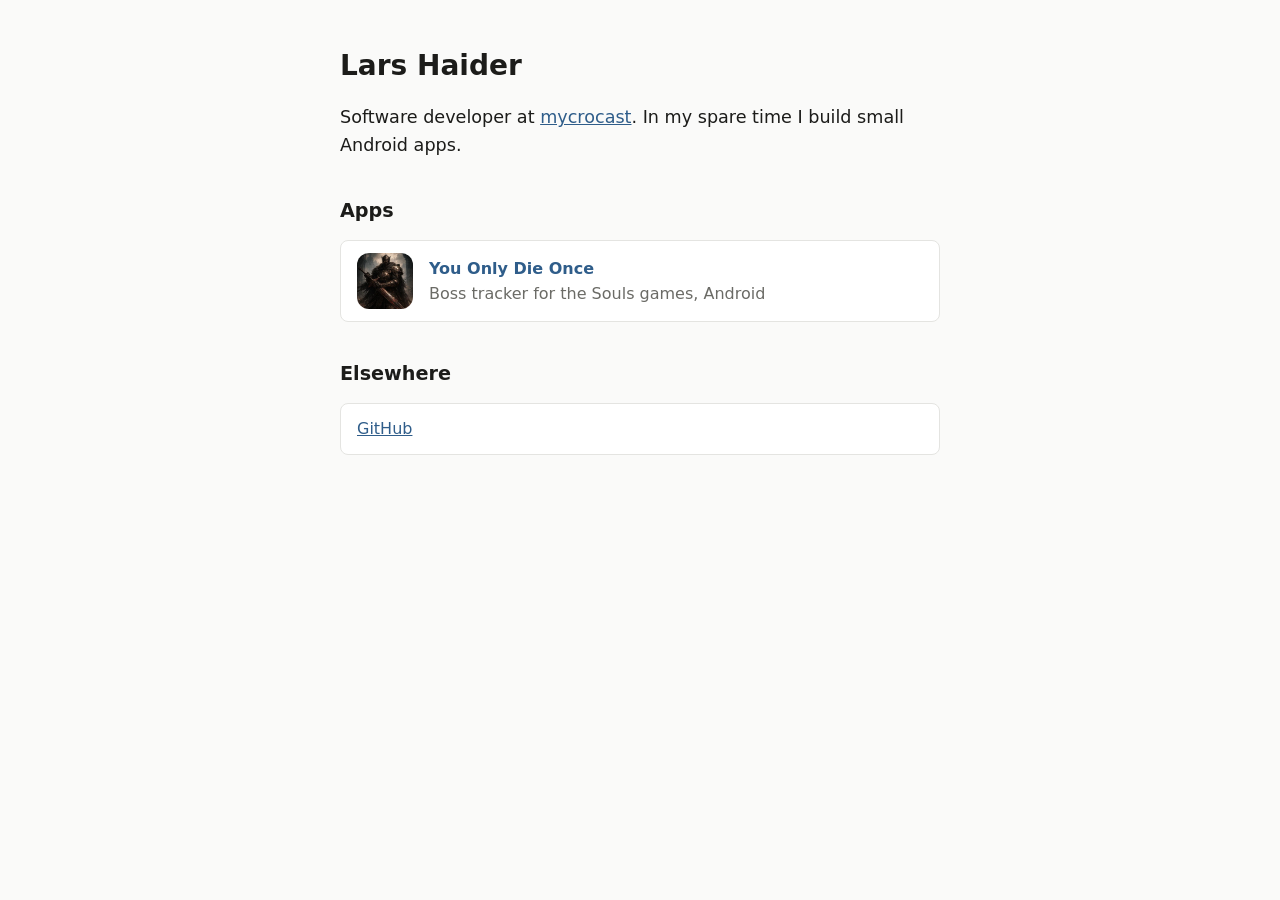
<file: index.html>
<!doctype html>
<html lang="en">
<head>
  <meta charset="utf-8">
  <meta name="viewport" content="width=device-width, initial-scale=1">
  <title>Lars Haider</title>
  <meta name="description" content="Lars Haider, software developer. Android side projects.">
  <link rel="stylesheet" href="style.css">
</head>
<body>
<main>
  <h1>Lars Haider</h1>
  <p class="lead">Software developer at <a href="https://www.mycrocast.com/">mycrocast</a>. In my spare time I build small Android apps.</p>

  <h2>Apps</h2>
  <ul class="links">
    <li>
      <a class="app" href="yodo/">
        <img src="yodo/img/icon.webp" alt="" width="56" height="56">
        <span><strong>You Only Die Once</strong> <span class="muted">Boss tracker for the Souls games, Android</span></span>
      </a>
    </li>
  </ul>

  <h2>Elsewhere</h2>
  <ul class="links">
    <li><a href="https://github.com/larshaider">GitHub</a></li>
  </ul>
</main>
</body>
</html>
</file>
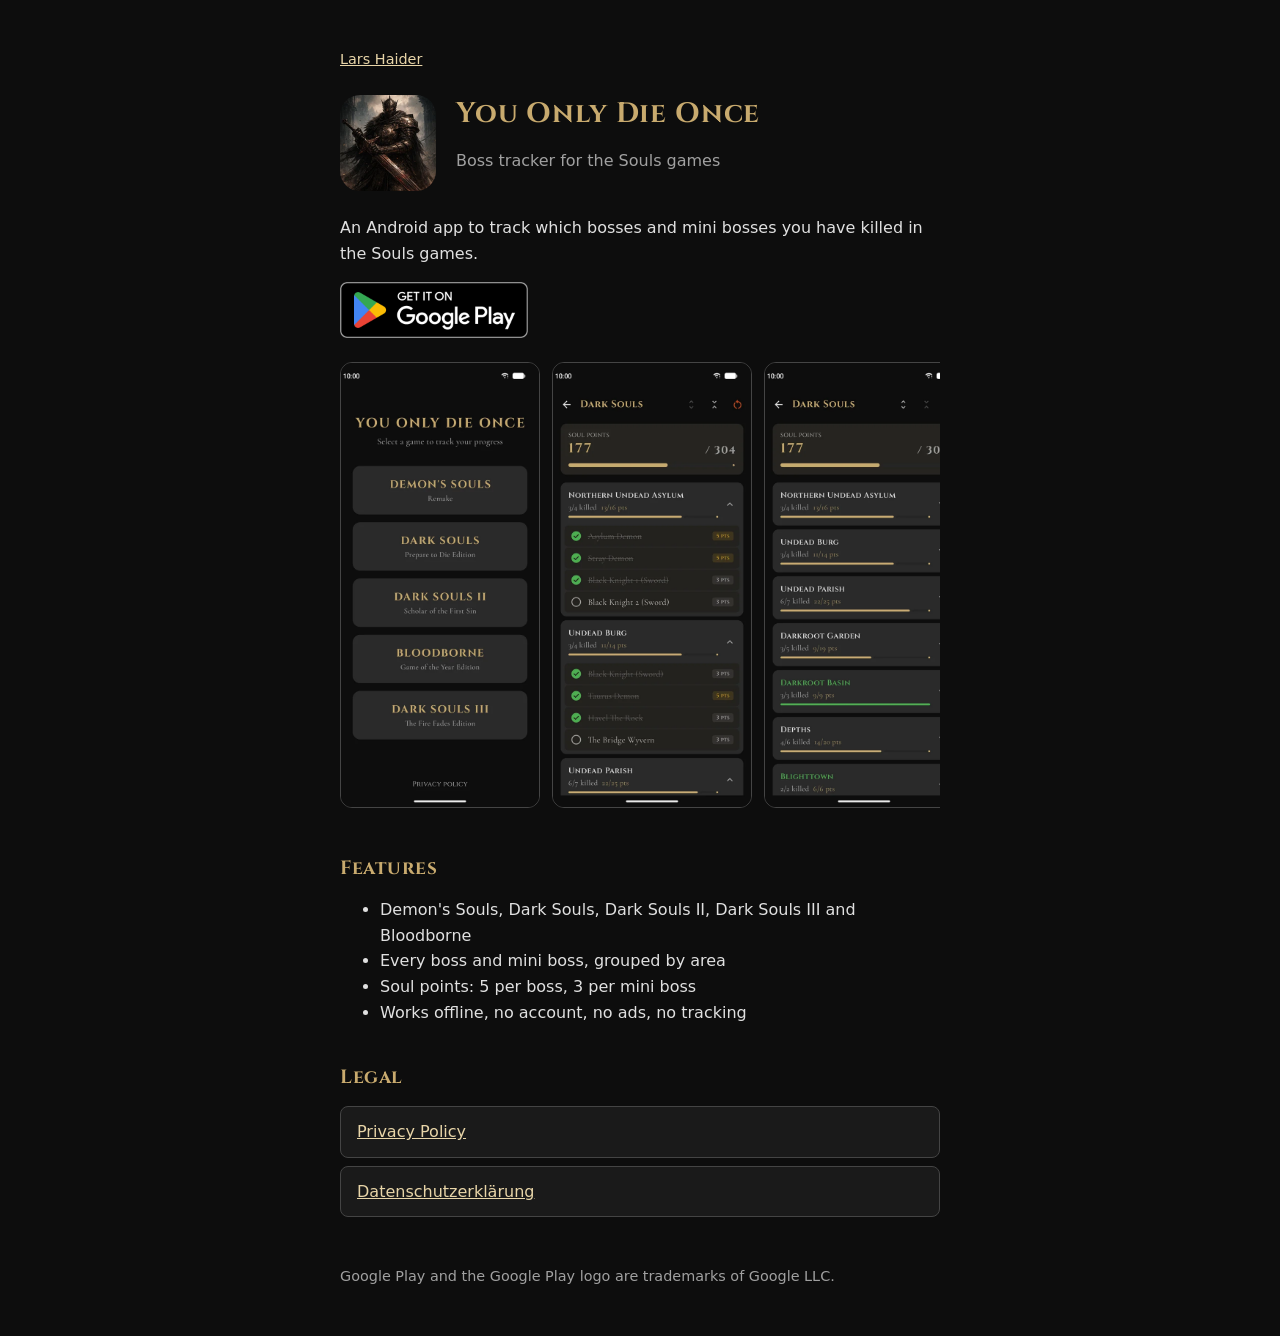
<file: yodo/index.html>
<!doctype html>
<html lang="en">
<head>
  <meta charset="utf-8">
  <meta name="viewport" content="width=device-width, initial-scale=1">
  <title>You Only Die Once</title>
  <meta name="description" content="Android app to track every boss and mini boss you have killed in the Souls games.">
  <link rel="icon" href="img/favicon.png">
  <link rel="apple-touch-icon" href="img/apple-touch-icon.png">
  <link rel="stylesheet" href="../style.css">
  <link rel="stylesheet" href="yodo.css">
</head>
<body>
<main>
  <nav><a href="../">Lars Haider</a></nav>
  <div class="hero">
    <img src="img/icon.webp" alt="" width="96" height="96">
    <div>
      <h1>You Only Die Once</h1>
      <p class="muted">Boss tracker for the Souls games</p>
    </div>
  </div>
  <p>An Android app to track which bosses and mini bosses you have killed in the Souls games.</p>
  <p><a class="badge" href="https://play.google.com/store/apps/details?id=de.lhaider.yodo"><img src="img/google-play-badge.png" alt="Get it on Google Play" width="188" height="56"></a></p>

  <div class="screenshots">
    <img src="img/01-games.webp" alt="Game selection: Demon's Souls, Dark Souls I–III and Bloodborne" width="540" height="1212" loading="lazy">
    <img src="img/02-tracker.webp" alt="Dark Souls tracker with soul points and killed bosses per area" width="540" height="1212" loading="lazy">
    <img src="img/03-areas.webp" alt="Collapsed areas with progress per area" width="540" height="1212" loading="lazy">
    <img src="img/04-bloodborne.webp" alt="Bloodborne tracker" width="540" height="1212" loading="lazy">
    <img src="img/05-overview.webp" alt="Demon's Souls overview, most areas cleared" width="540" height="1212" loading="lazy">
  </div>

  <h2>Features</h2>
  <ul>
    <li>Demon's Souls, Dark Souls, Dark Souls II, Dark Souls III and Bloodborne</li>
    <li>Every boss and mini boss, grouped by area</li>
    <li>Soul points: 5 per boss, 3 per mini boss</li>
    <li>Works offline, no account, no ads, no tracking</li>
  </ul>

  <h2>Legal</h2>
  <ul class="links">
    <li><a href="privacy/">Privacy Policy</a></li>
    <li><a href="privacy/de/" hreflang="de" lang="de">Datenschutzerklärung</a></li>
  </ul>

  <footer>Google Play and the Google Play logo are trademarks of Google LLC.</footer>
</main>
</body>
</html>
</file>
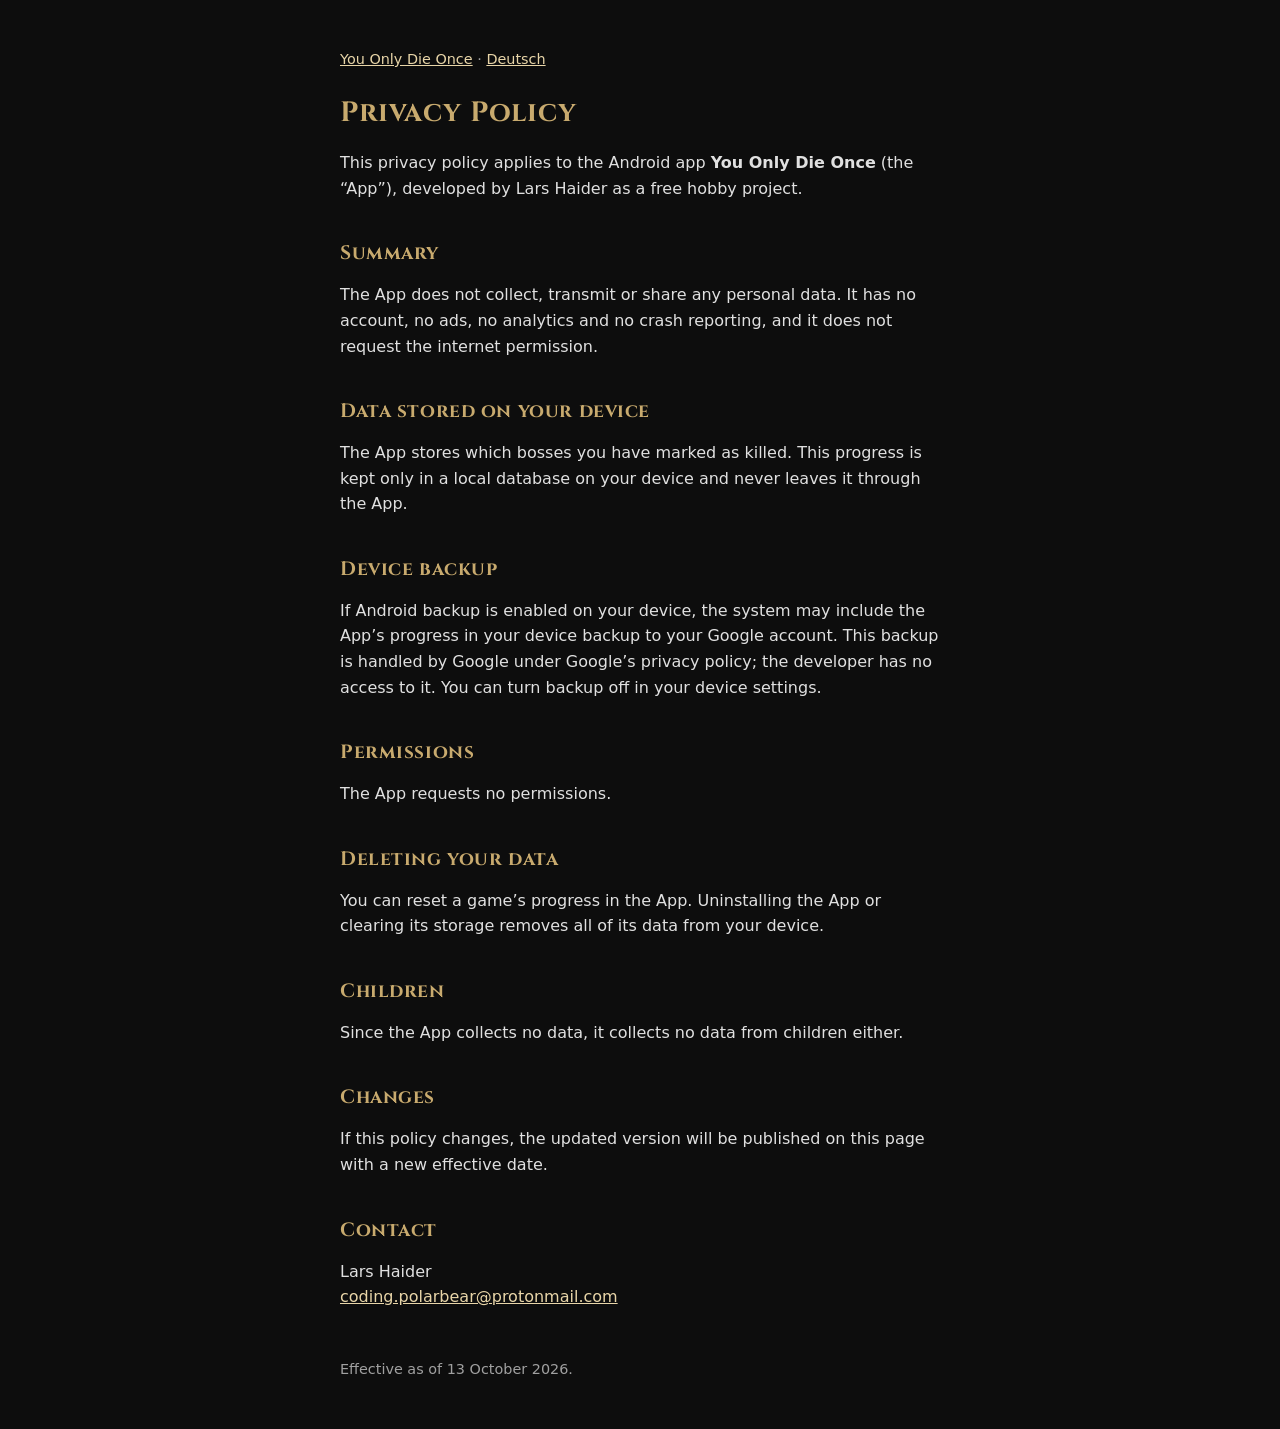
<file: yodo/privacy/index.html>
<!doctype html>
<html lang="en">
<head>
  <meta charset="utf-8">
  <meta name="viewport" content="width=device-width, initial-scale=1">
  <title>Privacy Policy – You Only Die Once</title>
  <link rel="icon" href="../img/favicon.png">
  <link rel="stylesheet" href="../../style.css">
  <link rel="stylesheet" href="../yodo.css">
  <link rel="alternate" hreflang="de" href="de/">
</head>
<body>
<main>
  <nav><a href="../">You Only Die Once</a> · <a href="de/" hreflang="de" lang="de">Deutsch</a></nav>
  <h1>Privacy Policy</h1>
  <p>This privacy policy applies to the Android app <strong>You Only Die Once</strong> (the “App”), developed by Lars Haider as a free hobby project.</p>

  <h2>Summary</h2>
  <p>The App does not collect, transmit or share any personal data. It has no account, no ads, no analytics and no crash reporting, and it does not request the internet permission.</p>

  <h2>Data stored on your device</h2>
  <p>The App stores which bosses you have marked as killed. This progress is kept only in a local database on your device and never leaves it through the App.</p>

  <h2>Device backup</h2>
  <p>If Android backup is enabled on your device, the system may include the App’s progress in your device backup to your Google account. This backup is handled by Google under Google’s privacy policy; the developer has no access to it. You can turn backup off in your device settings.</p>

  <h2>Permissions</h2>
  <p>The App requests no permissions.</p>

  <h2>Deleting your data</h2>
  <p>You can reset a game’s progress in the App. Uninstalling the App or clearing its storage removes all of its data from your device.</p>

  <h2>Children</h2>
  <p>Since the App collects no data, it collects no data from children either.</p>

  <h2>Changes</h2>
  <p>If this policy changes, the updated version will be published on this page with a new effective date.</p>

  <h2>Contact</h2>
  <p>Lars Haider<br><a href="mailto:coding.polarbear@protonmail.com">coding.polarbear@protonmail.com</a></p>

  <footer>Effective as of 13 October 2026.</footer>
</main>
</body>
</html>
</file>
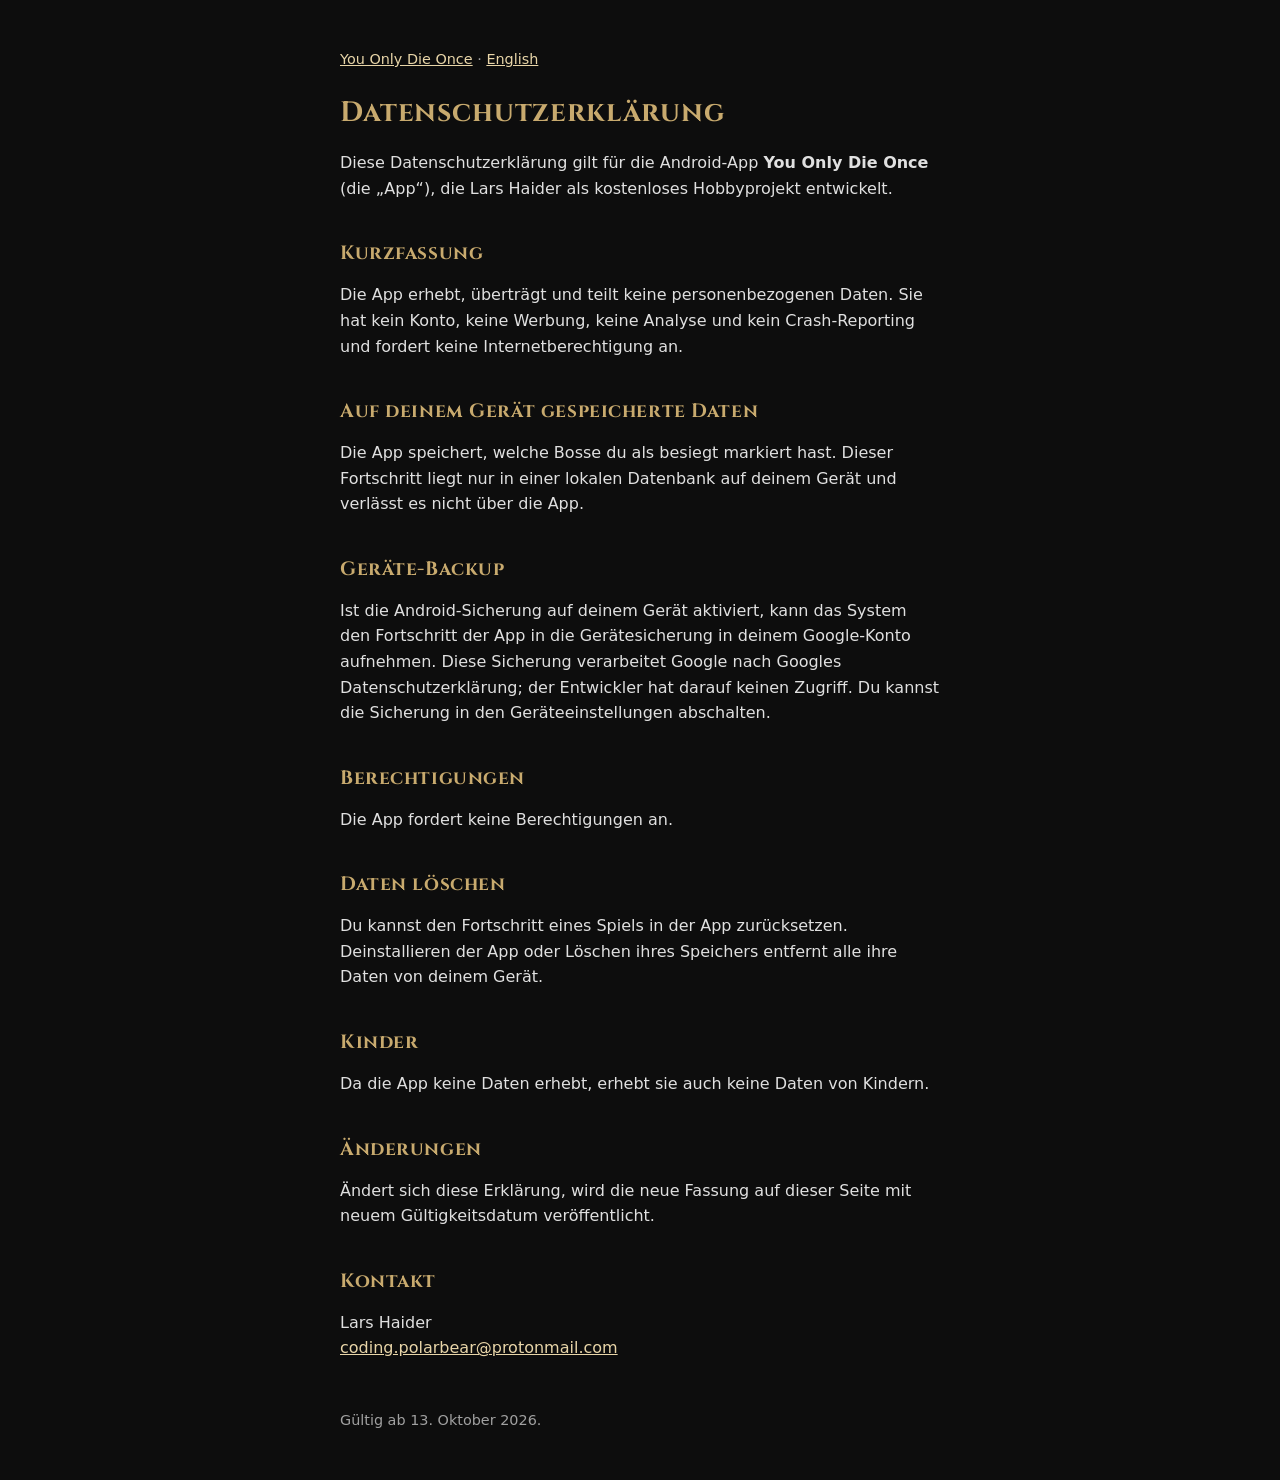
<file: yodo/privacy/de/index.html>
<!doctype html>
<html lang="de">
<head>
  <meta charset="utf-8">
  <meta name="viewport" content="width=device-width, initial-scale=1">
  <title>Datenschutzerklärung – You Only Die Once</title>
  <link rel="icon" href="../../img/favicon.png">
  <link rel="stylesheet" href="../../../style.css">
  <link rel="stylesheet" href="../../yodo.css">
  <link rel="alternate" hreflang="en" href="../">
</head>
<body>
<main>
  <nav><a href="../../">You Only Die Once</a> · <a href="../" hreflang="en" lang="en">English</a></nav>
  <h1>Datenschutzerklärung</h1>
  <p>Diese Datenschutzerklärung gilt für die Android-App <strong>You Only Die Once</strong> (die „App“), die Lars Haider als kostenloses Hobbyprojekt entwickelt.</p>

  <h2>Kurzfassung</h2>
  <p>Die App erhebt, überträgt und teilt keine personenbezogenen Daten. Sie hat kein Konto, keine Werbung, keine Analyse und kein Crash-Reporting und fordert keine Internetberechtigung an.</p>

  <h2>Auf deinem Gerät gespeicherte Daten</h2>
  <p>Die App speichert, welche Bosse du als besiegt markiert hast. Dieser Fortschritt liegt nur in einer lokalen Datenbank auf deinem Gerät und verlässt es nicht über die App.</p>

  <h2>Geräte-Backup</h2>
  <p>Ist die Android-Sicherung auf deinem Gerät aktiviert, kann das System den Fortschritt der App in die Gerätesicherung in deinem Google-Konto aufnehmen. Diese Sicherung verarbeitet Google nach Googles Datenschutzerklärung; der Entwickler hat darauf keinen Zugriff. Du kannst die Sicherung in den Geräteeinstellungen abschalten.</p>

  <h2>Berechtigungen</h2>
  <p>Die App fordert keine Berechtigungen an.</p>

  <h2>Daten löschen</h2>
  <p>Du kannst den Fortschritt eines Spiels in der App zurücksetzen. Deinstallieren der App oder Löschen ihres Speichers entfernt alle ihre Daten von deinem Gerät.</p>

  <h2>Kinder</h2>
  <p>Da die App keine Daten erhebt, erhebt sie auch keine Daten von Kindern.</p>

  <h2>Änderungen</h2>
  <p>Ändert sich diese Erklärung, wird die neue Fassung auf dieser Seite mit neuem Gültigkeitsdatum veröffentlicht.</p>

  <h2>Kontakt</h2>
  <p>Lars Haider<br><a href="mailto:coding.polarbear@protonmail.com">coding.polarbear@protonmail.com</a></p>

  <footer>Gültig ab 13. Oktober 2026.</footer>
</main>
</body>
</html>
</file>
<file: style.css>
:root {
  color-scheme: light dark;
  --background: #fafaf9;
  --surface: #ffffff;
  --outline: #e4e4e1;
  --text: #1c1c1a;
  --muted: #6b6b66;
  --accent: #2f5d8a;
  --heading: var(--text);
}

@media (prefers-color-scheme: dark) {
  :root {
    --background: #121212;
    --surface: #1c1c1c;
    --outline: #333333;
    --text: #e6e6e3;
    --muted: #9a9a95;
    --accent: #8ab4e0;
  }
}

* {
  box-sizing: border-box;
}

body {
  margin: 0;
  padding: 3rem 1rem;
  background: var(--background);
  color: var(--text);
  font-family: system-ui, -apple-system, "Segoe UI", Roboto, sans-serif;
  line-height: 1.6;
}

main {
  max-width: 600px;
  margin: 0 auto;
}

h1,
h2 {
  color: var(--heading);
  line-height: 1.3;
}

h1 {
  font-size: 1.75rem;
  margin-top: 0;
}

h2 {
  font-size: 1.2rem;
  margin-top: 2.5rem;
}

a {
  color: var(--accent);
}

nav {
  margin-bottom: 1.5rem;
  color: var(--muted);
  font-size: 0.9rem;
}

.lead {
  font-size: 1.1rem;
}

.muted {
  color: var(--muted);
}

ul.links {
  list-style: none;
  padding: 0;
}

ul.links li {
  margin: 0.5rem 0;
  padding: 0.75rem 1rem;
  background: var(--surface);
  border: 1px solid var(--outline);
  border-radius: 8px;
}

.app {
  display: flex;
  gap: 1rem;
  align-items: center;
  text-decoration: none;
  color: inherit;
}

.app img {
  width: 56px;
  height: 56px;
  border-radius: 12px;
  flex: none;
}

.app strong {
  display: block;
  color: var(--accent);
}

footer {
  margin-top: 3rem;
  color: var(--muted);
  font-size: 0.9rem;
}
</file>
<file: yodo/yodo.css>
/* You Only Die Once: app theme on top of ../style.css, always dark like the app */
@font-face {
  font-family: Cinzel;
  src: url(fonts/cinzel.ttf) format("truetype");
  font-display: swap;
}

:root {
  color-scheme: dark;
  --background: #0d0d0d;
  --surface: #1a1a1a;
  --outline: #444444;
  --text: #e0e0e0;
  --muted: #a0a0a0;
  --accent: #e8d5a8;
  --heading: #c8aa6e;
}

h1,
h2 {
  font-family: Cinzel, serif;
  letter-spacing: 0.03em;
}

.hero {
  display: flex;
  gap: 1.25rem;
  align-items: center;
  margin-bottom: 1.5rem;
}

.hero img {
  width: 96px;
  height: 96px;
  border-radius: 20px;
  flex: none;
}

.hero h1 {
  margin: 0;
}

.badge img {
  height: 56px;
  width: auto;
}

.screenshots {
  display: flex;
  gap: 0.75rem;
  overflow-x: auto;
  scroll-snap-type: x mandatory;
  padding-bottom: 0.5rem;
}

.screenshots img {
  width: 200px;
  height: auto;
  flex: none;
  scroll-snap-align: start;
  border: 1px solid var(--outline);
  border-radius: 12px;
}
</file>
